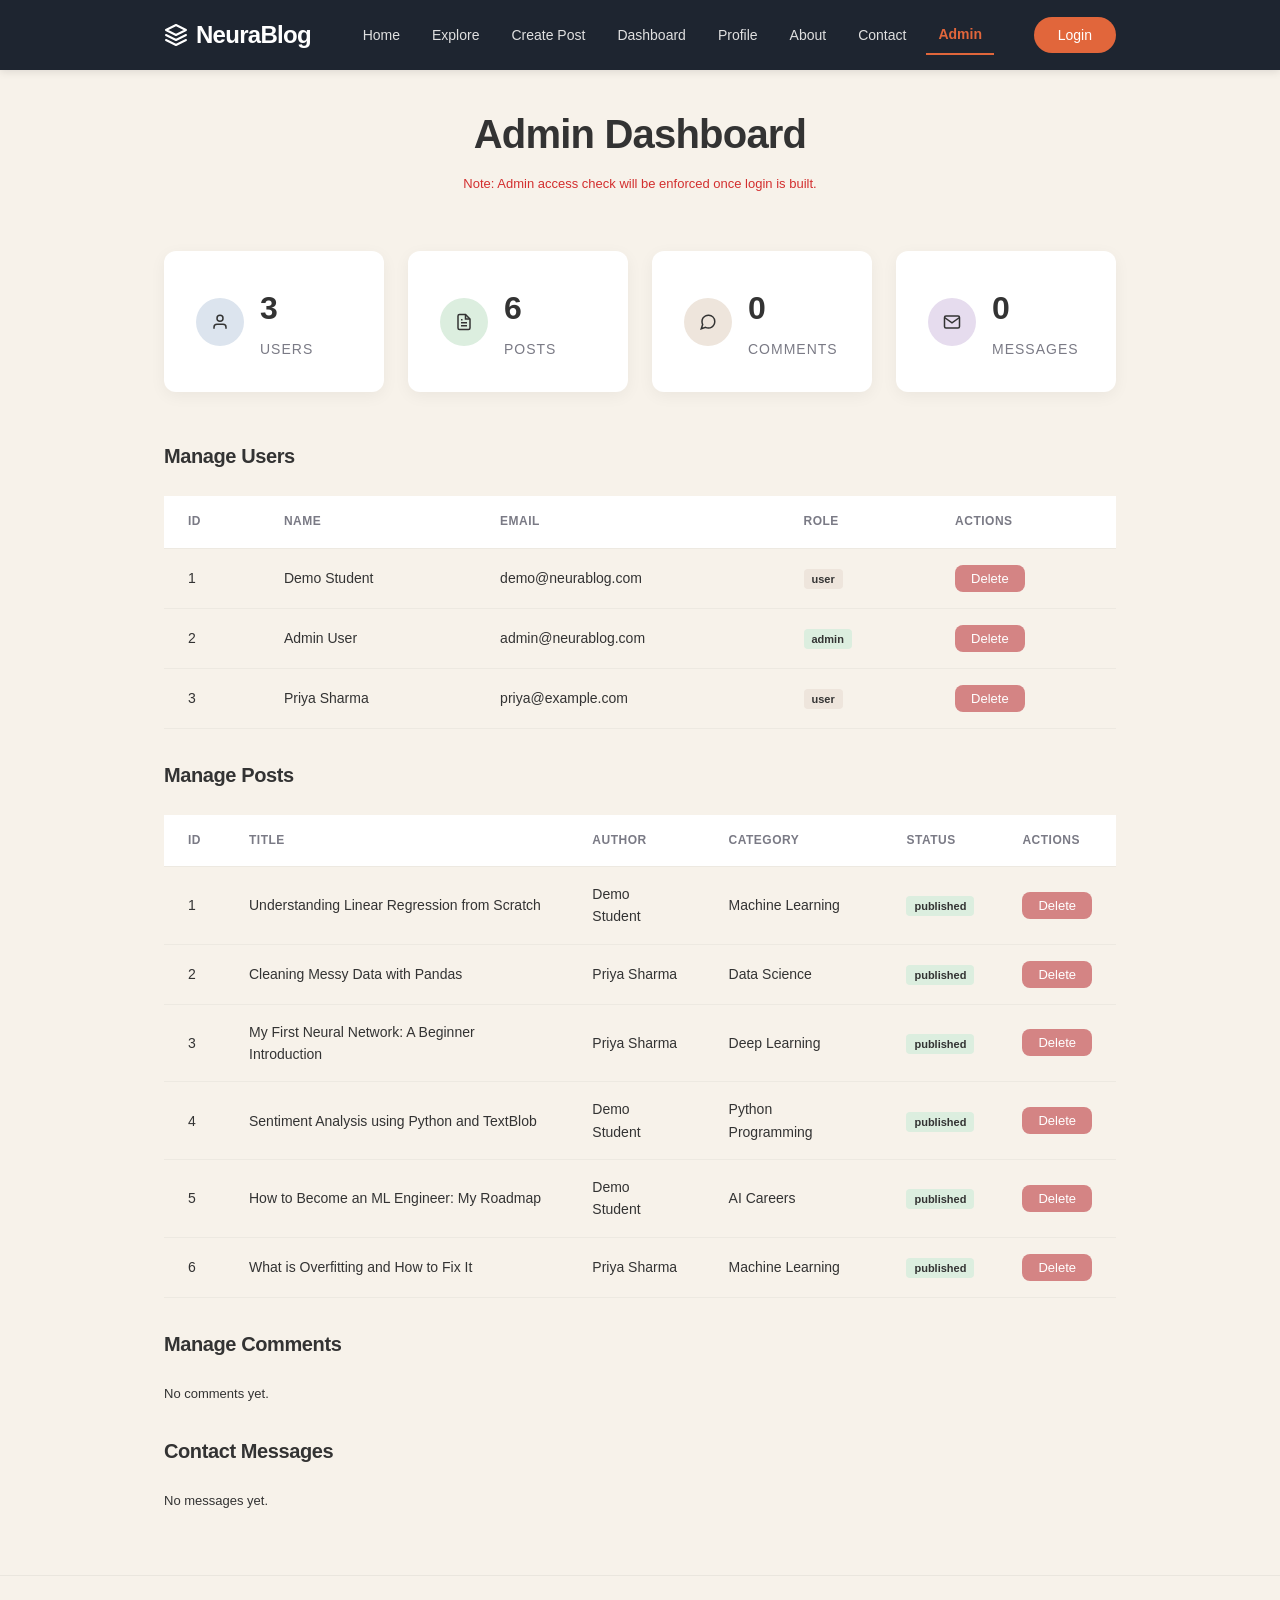
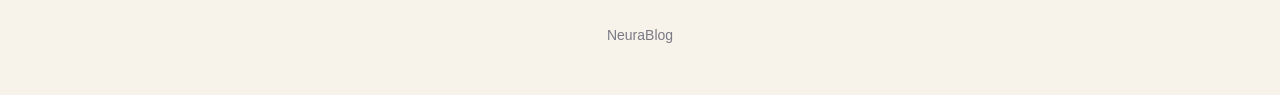
<file: admin.html>
<!DOCTYPE html>
<html lang="en">
<head>
    <meta charset="UTF-8">
    <meta name="viewport" content="width=device-width, initial-scale=1.0">
    <title>Admin - NeuraBlog</title>
    <meta name="description" content="NeuraBlog admin panel to manage users, posts and comments.">
    <link rel="stylesheet" href="style.css">
</head>
<body>

    <nav class="navbar">
        <div class="container">
            <a href="index.html" class="brand"><svg width="24" height="24" viewBox="0 0 24 24" fill="none" stroke="currentColor" stroke-width="2" stroke-linecap="round" stroke-linejoin="round"><path d="M12 2L2 7l10 5 10-5-10-5zM2 17l10 5 10-5M2 12l10 5 10-5"/></svg> NeuraBlog</a>
            <div class="nav-links">
                <a href="index.html">Home</a>
                <a href="explore.html">Explore</a>
                <a href="create-post.html">Create Post</a>
                <a href="dashboard.html">Dashboard</a>
                <a href="profile.html">Profile</a>
                <a href="about.html">About</a>
                <a href="contact.html">Contact</a>
                <a href="admin.html">Admin</a>
            </div>
            <button class="btn-login" onclick="showLoginMessage()">Login</button>
        </div>
    </nav>

    <div class="page-header">
        <div class="container">
            <h1>Admin Dashboard</h1>
            <!-- admin check will be added after login is ready -->
            <p style="color: #d32f2f; font-size:13px;">Note: Admin access check will be enforced once login is built.</p>
        </div>
    </div>

    <div class="container">

        <!-- Site stats -->
        <div class="stats-row" id="adminStats">
            <!-- filled by JS -->
        </div>

        <!-- Manage Users -->
        <h2 class="section-title">Manage Users</h2>
        <div id="usersTableArea" style="margin-bottom:30px; overflow-x:auto;">
            <!-- filled by JS -->
        </div>

        <!-- Manage Posts -->
        <h2 class="section-title">Manage Posts</h2>
        <div id="postsTableArea" style="margin-bottom:30px; overflow-x:auto;">
            <!-- filled by JS -->
        </div>

        <!-- Manage Comments -->
        <h2 class="section-title">Manage Comments</h2>
        <div id="commentsTableArea" style="margin-bottom:30px; overflow-x:auto;">
            <!-- filled by JS -->
        </div>

        <!-- Contact messages -->
        <h2 class="section-title">Contact Messages</h2>
        <div id="contactsTableArea" style="margin-bottom:30px; overflow-x:auto;">
            <!-- filled by JS -->
        </div>

    </div>

    <footer class="footer">
        NeuraBlog 
    </footer>

    <script src="data.js"></script>
    <script src="auth.js"></script>
    <script src="posts.js"></script>
    <script src="main.js"></script>
    <script>
        initSampleData();
        showAdminPage();
    </script>

</body>
</html>
</file>
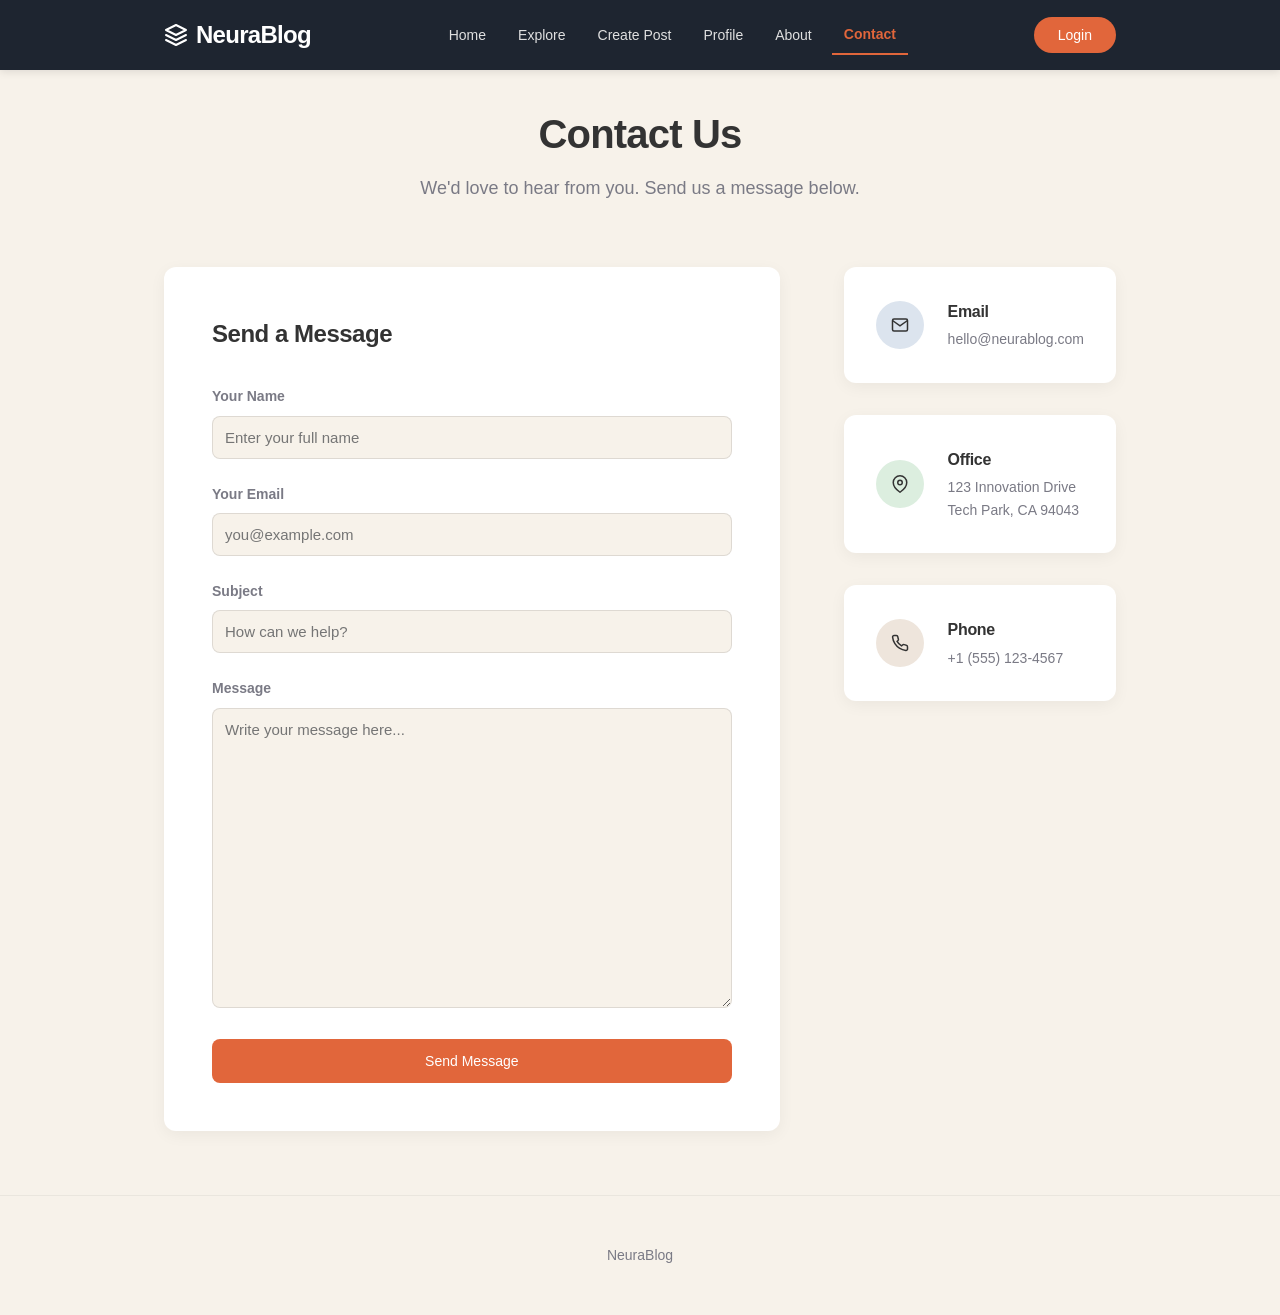
<file: contact.html>
<!DOCTYPE html>
<html lang="en">
<head>
    <meta charset="UTF-8">
    <meta name="viewport" content="width=device-width, initial-scale=1.0">
    <title>Contact - NeuraBlog</title>
    <meta name="description" content="Contact NeuraBlog - send a message to the team.">
    <link rel="stylesheet" href="style.css">
    <style>
        .contact-layout { display: flex; gap: var(--space-6); align-items: flex-start; margin-top: var(--space-4); margin-bottom: var(--space-6); }
        .contact-form-col { flex: 2; background: var(--bg-card); padding: var(--space-5); border-radius: var(--rad-card); box-shadow: var(--shadow-card); }
        .contact-info-col { flex: 1; display: flex; flex-direction: column; gap: var(--space-4); }
        .info-card { background: var(--bg-card); padding: var(--space-4); border-radius: var(--rad-card); box-shadow: var(--shadow-card); display: flex; align-items: center; gap: var(--space-3); }
        .info-content h3 { font-size: 16px; margin-bottom: 4px; }
        .info-content p { font-size: 14px; color: var(--text-sec); }
        @media (max-width: 768px) {
            .contact-layout { flex-direction: column; }
        }
    </style>
</head>
<body>

    <nav class="navbar">
        <div class="container">
            <a href="index.html" class="brand"><svg width="24" height="24" viewBox="0 0 24 24" fill="none" stroke="currentColor" stroke-width="2" stroke-linecap="round" stroke-linejoin="round"><path d="M12 2L2 7l10 5 10-5-10-5zM2 17l10 5 10-5M2 12l10 5 10-5"/></svg> NeuraBlog</a>
            <div class="nav-links">
                <a href="index.html">Home</a>
                <a href="explore.html">Explore</a>
                <a href="create-post.html">Create Post</a>
                
                <a href="profile.html">Profile</a>
                <a href="about.html">About</a>
                <a href="contact.html" class="active">Contact</a>
                
            </div>
            <button class="btn-login" onclick="showLoginMessage()">Login</button>
        </div>
    </nav>

    <div class="page-header">
        <div class="container">
            <h1>Contact Us</h1>
            <p>We'd love to hear from you. Send us a message below.</p>
        </div>
    </div>

    <div class="container">
        <div class="contact-layout">
            <!-- Left column: Contact form -->
            <div class="contact-form-col">
                <h2 style="font-size: 24px; margin-bottom: var(--space-4);">Send a Message</h2>
                <div class="form-group">
                    <label for="contactName">Your Name</label>
                    <input type="text" id="contactName" placeholder="Enter your full name">
                </div>
                <div class="form-group">
                    <label for="contactEmail">Your Email</label>
                    <input type="email" id="contactEmail" placeholder="you@example.com">
                </div>
                <div class="form-group">
                    <label for="contactSubject">Subject</label>
                    <input type="text" id="contactSubject" placeholder="How can we help?">
                </div>
                <div class="form-group">
                    <label for="contactMessage">Message</label>
                    <textarea id="contactMessage" rows="6" placeholder="Write your message here..."></textarea>
                </div>
                <button class="btn btn-primary" style="width: 100%; padding: 14px;" onclick="handleContactSubmit()">Send Message</button>
            </div>

            <!-- Right column: contact info with icons -->
            <div class="contact-info-col">
                <div class="info-card">
                    <div class="sidebar-icon cat-ml" style="width:48px; height:48px;"><svg viewBox="0 0 24 24" fill="none" stroke="currentColor" stroke-width="2"><path d="M4 4h16c1.1 0 2 .9 2 2v12c0 1.1-.9 2-2 2H4c-1.1 0-2-.9-2-2V6c0-1.1.9-2 2-2z"></path><polyline points="22,6 12,13 2,6"></polyline></svg></div>
                    <div class="info-content">
                        <h3>Email</h3>
                        <p>hello@neurablog.com</p>
                    </div>
                </div>
                <div class="info-card">
                    <div class="sidebar-icon cat-ds" style="width:48px; height:48px;"><svg viewBox="0 0 24 24" fill="none" stroke="currentColor" stroke-width="2"><path d="M21 10c0 7-9 13-9 13s-9-6-9-13a9 9 0 0 1 18 0z"></path><circle cx="12" cy="10" r="3"></circle></svg></div>
                    <div class="info-content">
                        <h3>Office</h3>
                        <p>123 Innovation Drive<br>Tech Park, CA 94043</p>
                    </div>
                </div>
                <div class="info-card">
                    <div class="sidebar-icon cat-pt" style="width:48px; height:48px;"><svg viewBox="0 0 24 24" fill="none" stroke="currentColor" stroke-width="2"><path d="M22 16.92v3a2 2 0 0 1-2.18 2 19.79 19.79 0 0 1-8.63-3.07 19.5 19.5 0 0 1-6-6 19.79 19.79 0 0 1-3.07-8.67A2 2 0 0 1 4.11 2h3a2 2 0 0 1 2 1.72 12.84 12.84 0 0 0 .7 2.81 2 2 0 0 1-.45 2.11L8.09 9.91a16 16 0 0 0 6 6l1.27-1.27a2 2 0 0 1 2.11-.45 12.84 12.84 0 0 0 2.81.7A2 2 0 0 1 22 16.92z"></path></svg></div>
                    <div class="info-content">
                        <h3>Phone</h3>
                        <p>+1 (555) 123-4567</p>
                    </div>
                </div>
            </div>
        </div>
    </div>

    <footer class="footer">
        NeuraBlog 
    </footer>

    <script src="data.js"></script>
    <script src="auth.js"></script>
    <script src="posts.js"></script>
    <script src="main.js"></script>
    <script>
        initSampleData();
    </script>

</body>
</html>
</file>
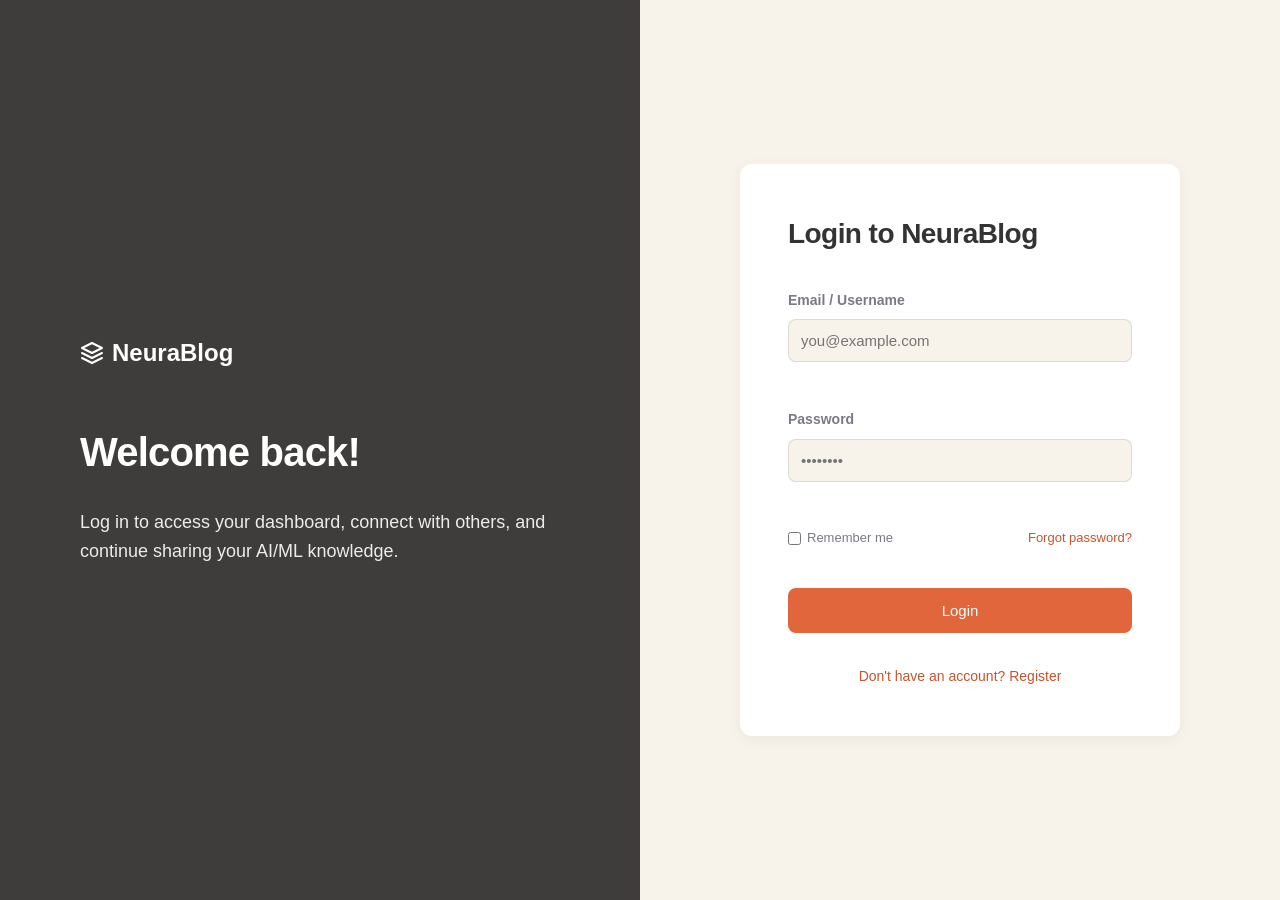
<file: create-post.html>
<!DOCTYPE html>
<html lang="en">
<head>
    <meta charset="UTF-8">
    <meta name="viewport" content="width=device-width, initial-scale=1.0">
    <title>Create Post - NeuraBlog</title>
    <meta name="description" content="Write and publish your AI/ML article on NeuraBlog.">
    <link rel="stylesheet" href="style.css">
    <style>
        .editor-layout { display: flex; gap: var(--space-5); align-items: flex-start; margin-bottom: var(--space-6); margin-top: var(--space-4); }
        .editor-main { flex: 1; background: var(--bg-card); padding: var(--space-5); border-radius: var(--rad-card); box-shadow: var(--shadow-card); }
        .editor-sidebar { width: 320px; flex-shrink: 0; display: flex; flex-direction: column; gap: var(--space-4); position: sticky; top: 100px; }
        .editor-sidebar-box { background: var(--bg-card); padding: var(--space-4); border-radius: var(--rad-card); box-shadow: var(--shadow-card); }
        .editor-sidebar-box h3 { font-size: 16px; margin-bottom: var(--space-3); color: var(--text-sec); text-transform: uppercase; letter-spacing: 1px; }
        
        .tag-suggestions { background: var(--bg-surface); padding: 12px; border-radius: 8px; margin-top: 8px; }
        .tag-suggestions span { display: inline-block; background: #fff; padding: 4px 10px; border-radius: 20px; font-size: 12px; margin: 4px; cursor: pointer; border: 1px solid rgba(0,0,0,0.1); }
        .tag-suggestions span:hover { border-color: var(--accent); color: var(--accent-dark); }
        
        @media (max-width: 900px) {
            .editor-layout { flex-direction: column; }
            .editor-sidebar { width: 100%; position: static; }
        }
    </style>
</head>
<body>

    <nav class="navbar">
        <div class="container">
            <a href="index.html" class="brand"><svg width="24" height="24" viewBox="0 0 24 24" fill="none" stroke="currentColor" stroke-width="2" stroke-linecap="round" stroke-linejoin="round"><path d="M12 2L2 7l10 5 10-5-10-5zM2 17l10 5 10-5M2 12l10 5 10-5"/></svg> NeuraBlog</a>
            <div class="nav-links">
                <a href="index.html">Home</a>
                <a href="explore.html">Explore</a>
                
                <a href="profile.html">Profile</a>
                <a href="about.html">About</a>
                <a href="contact.html">Contact</a>
                
            </div>
            <button class="btn-login" onclick="showLoginMessage()">Login</button>
        </div>
    </nav>

    <div class="page-header">
        <div class="container">
            <h1 id="pageTitle">Create New Post</h1>
            <p>Write your article below. Use - for lists, # for headings, and ``` for code blocks.</p>
        </div>
    </div>

    <div class="container">
        
        <input type="hidden" id="editPostId" value="">

        <div class="editor-layout">
            
            <!-- Left Column: Main Editor -->
            <div class="editor-main">
                <div class="form-group">
                    <label for="postTitle">Post Title</label>
                    <input type="text" id="postTitle" placeholder="Enter your post title..." style="font-size: 24px; padding: 16px; font-weight: bold;">
                </div>
                
                <div class="form-row">
                    <div class="form-group">
                        <label for="postCategory">Category</label>
                        <select id="postCategory">
                            <option value="">-- Select a category --</option>
                            <option>Machine Learning</option>
                            <option>Deep Learning</option>
                            <option>Data Science</option>
                            <option>Python Programming</option>
                            <option>Projects and Tutorials</option>
                            <option>AI Careers</option>
                            <option>Responsible AI</option>
                        </select>
                    </div>
                    <div class="form-group">
                        <label for="postTags">Tags (comma separated)</label>
                        <input type="text" id="postTags" placeholder="e.g. python, pandas">
                    </div>
                </div>

                <div class="form-group">
                    <label for="postContent">Markdown Content</label>
                    <textarea id="postContent" rows="18" placeholder="Write your article here...
Use # for a heading.
Use - for key points list.
Use ``` on a line by itself to start/end a code block.
Blank lines become paragraph breaks."></textarea>
                </div>

                <div class="form-group" style="margin-bottom: 0;">
                    <button type="button" class="btn btn-outline" onclick="handleSuggestTags()">Suggest Tags from Content</button>
                    <div id="tagSuggestionsBox" style="display:none;" class="tag-suggestions">
                        <strong>Suggested tags (click to add):</strong><br>
                        <div id="suggestedTagsList"></div>
                    </div>
                </div>
            </div>

            <!-- Right Sidebar: Settings & Publish -->
            <div class="editor-sidebar">
                
                <div class="editor-sidebar-box">
                    <h3>Publish Settings</h3>
                    <div class="form-group">
                        <label for="postStatus">Status</label>
                        <select id="postStatus">
                            <option value="published">Published</option>
                            <option value="draft">Save as Draft</option>
                        </select>
                    </div>
                    <button class="btn btn-primary" style="width: 100%; padding: 14px;" onclick="handleSavePost()" id="saveBtnText">Publish Post</button>
                    <div style="text-align: center; margin-top: 12px;">
                        <a href="dashboard.html" style="color: var(--text-sec); font-size: 14px; text-decoration: none;">Cancel</a>
                    </div>
                </div>

                <div class="editor-sidebar-box">
                    <h3>Cover Image</h3>
                    <div class="form-group" style="margin-bottom: 0;">
                        <label for="coverImageUrl">Image URL (optional)</label>
                        <input type="text" id="coverImageUrl" placeholder="https://example.com/image.jpg">
                        <p style="font-size: 12px; color: var(--text-sec); margin-top: 8px;">Leave blank to use a category default image.</p>
                    </div>
                </div>

            </div>

        </div>

    </div>

    <footer class="footer">
        NeuraBlog 
    </footer>

    <script src="data.js"></script>
    <script src="auth.js"></script>
    <script src="posts.js"></script>
    <script src="main.js"></script>
    <script>
        initSampleData();
        showCreatePostPage();
    </script>

</body>
</html>
</file>
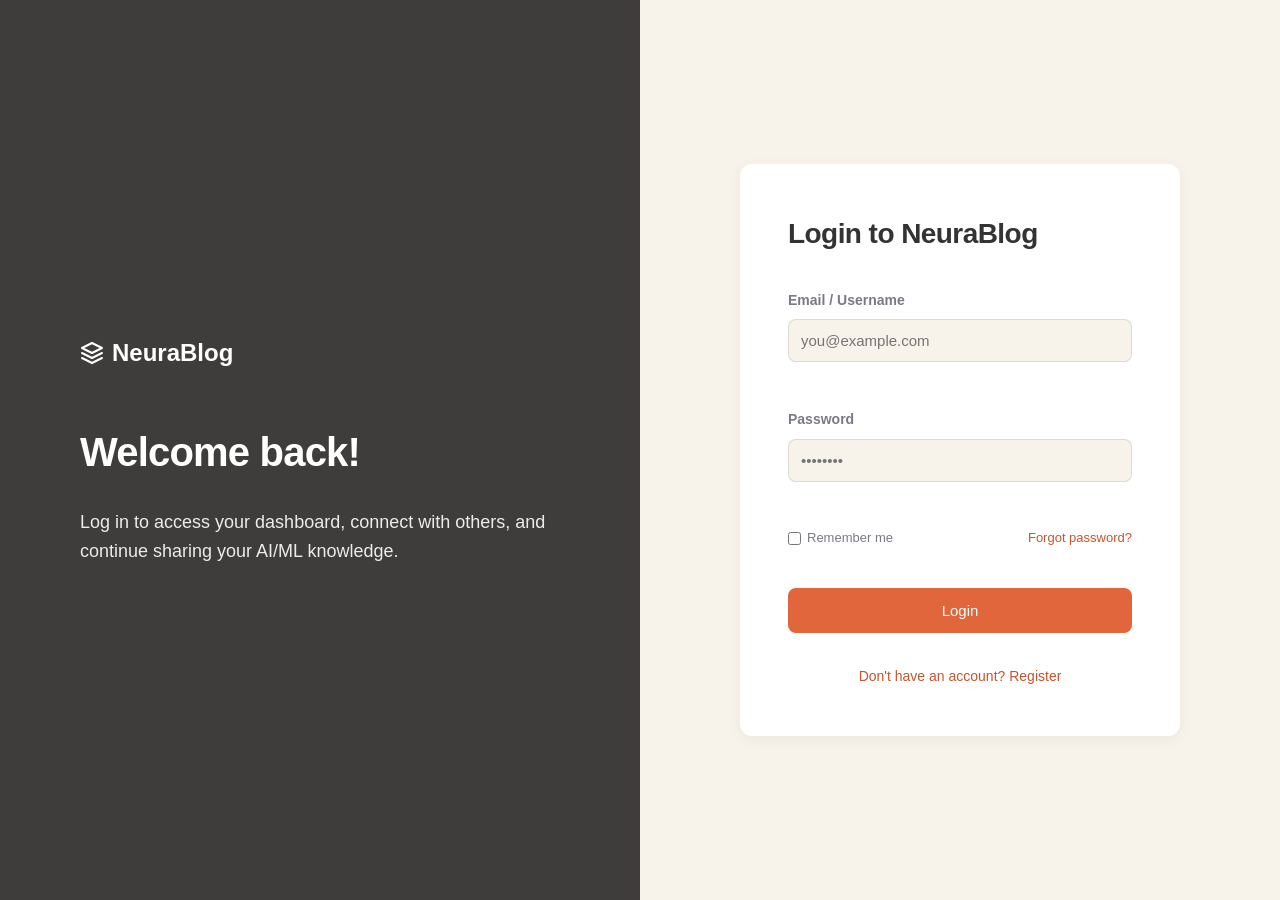
<file: dashboard.html>
<!DOCTYPE html>
<html lang="en">
<head>
    <meta charset="UTF-8">
    <meta name="viewport" content="width=device-width, initial-scale=1.0">
    <title>Dashboard - NeuraBlog</title>
    <meta name="description" content="View your NeuraBlog author dashboard with post stats, views and likes.">
    <link rel="stylesheet" href="style.css">
</head>
<body>

    <nav class="navbar">
        <div class="container">
            <a href="index.html" class="brand"><svg width="24" height="24" viewBox="0 0 24 24" fill="none" stroke="currentColor" stroke-width="2" stroke-linecap="round" stroke-linejoin="round"><path d="M12 2L2 7l10 5 10-5-10-5zM2 17l10 5 10-5M2 12l10 5 10-5"/></svg> NeuraBlog</a>
            <div class="nav-links">
                <a href="index.html">Home</a>
                <a href="explore.html">Explore</a>
                <a href="create-post.html">Create Post</a>
                <a href="dashboard.html">Dashboard</a>
                <a href="profile.html">Profile</a>
                <a href="about.html">About</a>
                <a href="contact.html">Contact</a>
                <a href="admin.html">Admin</a>
            </div>
            <button class="btn-login" onclick="showLoginMessage()">Login</button>
        </div>
    </nav>

    <div class="page-header">
        <div class="container">
            <h1>Author Dashboard</h1>
            <p id="dashboardWelcome">Welcome back!</p>
        </div>
    </div>

    <div class="container">

        <!-- Stats cards -->
        <div class="stats-row" id="dashboardStats">
            <!-- filled by JS -->
        </div>

        <!-- Create new post button -->
        <div style="margin-bottom:16px;">
            <a href="create-post.html" class="btn btn-primary">+ Write New Post</a>
        </div>

        <!-- My posts table -->
        <h2 class="section-title">My Posts</h2>

        <div id="myPostsTableArea">
            <!-- filled by JS -->
        </div>

    </div>

    <footer class="footer">
        NeuraBlog 
    </footer>

    <script src="data.js"></script>
    <script src="auth.js"></script>
    <script src="posts.js"></script>
    <script src="main.js"></script>
    <script>
        initSampleData();
        showDashboardPage();
    </script>

</body>
</html>
</file>
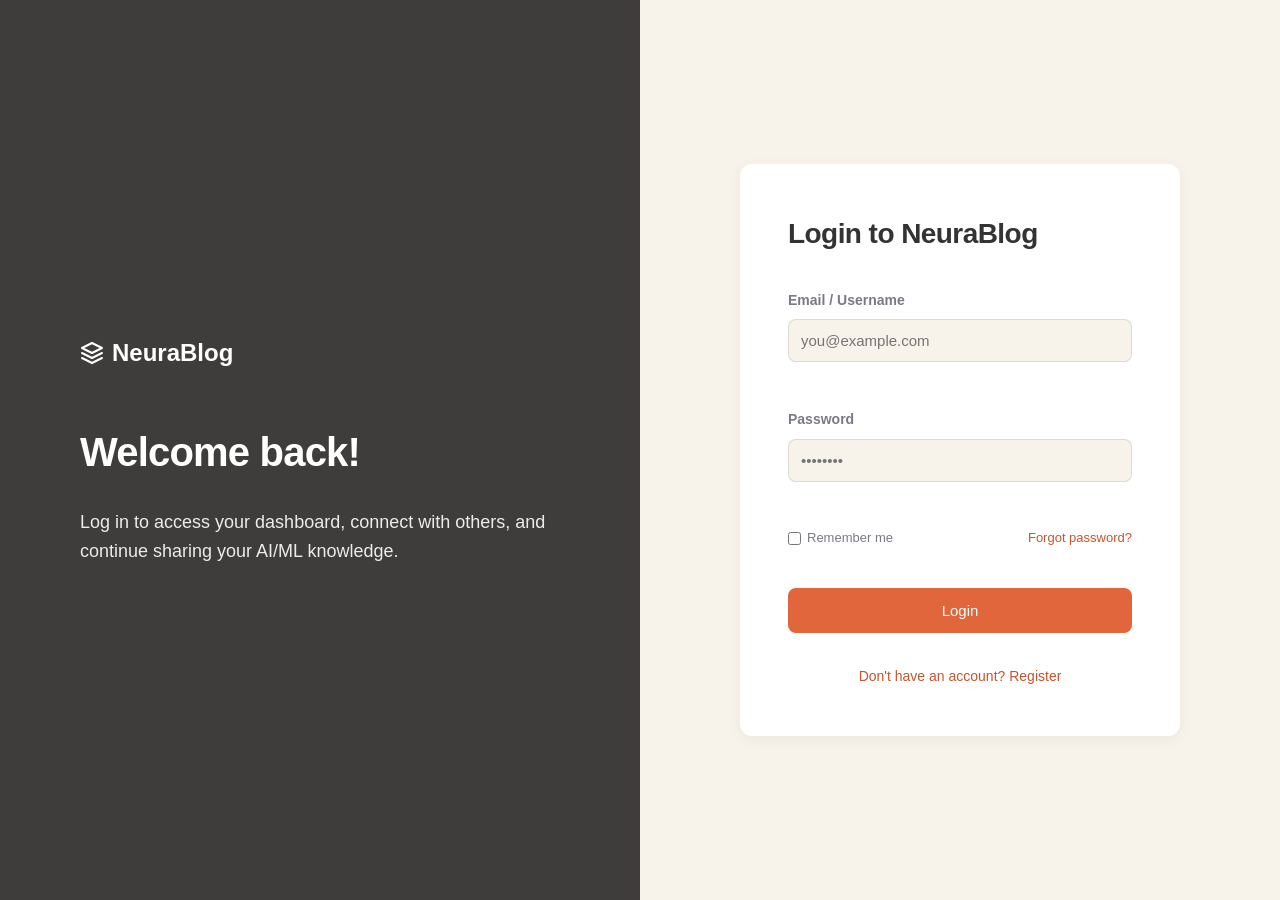
<file: login.html>
<!DOCTYPE html>
<html lang="en">
<head>
    <meta charset="UTF-8">
    <meta name="viewport" content="width=device-width, initial-scale=1.0">
    <title>Login - NeuraBlog</title>
    <link rel="stylesheet" href="style.css">
</head>
<body class="auth-layout split-screen">
    <div class="auth-left auth-left-login">
        <div class="auth-left-overlay"></div>
        <div class="auth-left-content">
            <a href="index.html" class="auth-brand-light">
                <svg width="24" height="24" viewBox="0 0 24 24" fill="none" stroke="currentColor" stroke-width="2" stroke-linecap="round" stroke-linejoin="round"><path d="M12 2L2 7l10 5 10-5-10-5zM2 17l10 5 10-5M2 12l10 5 10-5"/></svg> 
                NeuraBlog
            </a>
            <h1>Welcome back!</h1>
            <p>Log in to access your dashboard, connect with others, and continue sharing your AI/ML knowledge.</p>
        </div>
    </div>
    <div class="auth-right">
        <div class="auth-container">
            <div class="auth-card">
                <h2>Login to NeuraBlog</h2>
                <form id="loginForm" onsubmit="loginUser(event)">
                    <div class="form-group">
                        <label for="loginEmail">Email / Username</label>
                        <input type="email" id="loginEmail" placeholder="you@example.com">
                        <span class="form-error" id="loginEmailError"></span>
                    </div>
                    <div class="form-group" style="position: relative;">
                        <label for="loginPassword">Password</label>
                        <input type="password" id="loginPassword" placeholder="••••••••">
                        <span class="form-error" id="loginPasswordError"></span>
                    </div>
                    <div class="form-options">
                        <label class="remember-me"><input type="checkbox"> Remember me</label>
                        <a href="#" class="forgot-link">Forgot password?</a>
                    </div>
                    <button type="submit" class="btn btn-primary auth-submit">Login</button>
                </form>
                <div class="auth-links">
                    <a href="register.html" class="switch-link">Don't have an account? Register</a>
                </div>
            </div>
        </div>
    </div>
    <!-- Load data first, then auth logic -->
    <script src="data.js"></script>
    <script src="auth.js"></script>
</body>
</html>
</file>
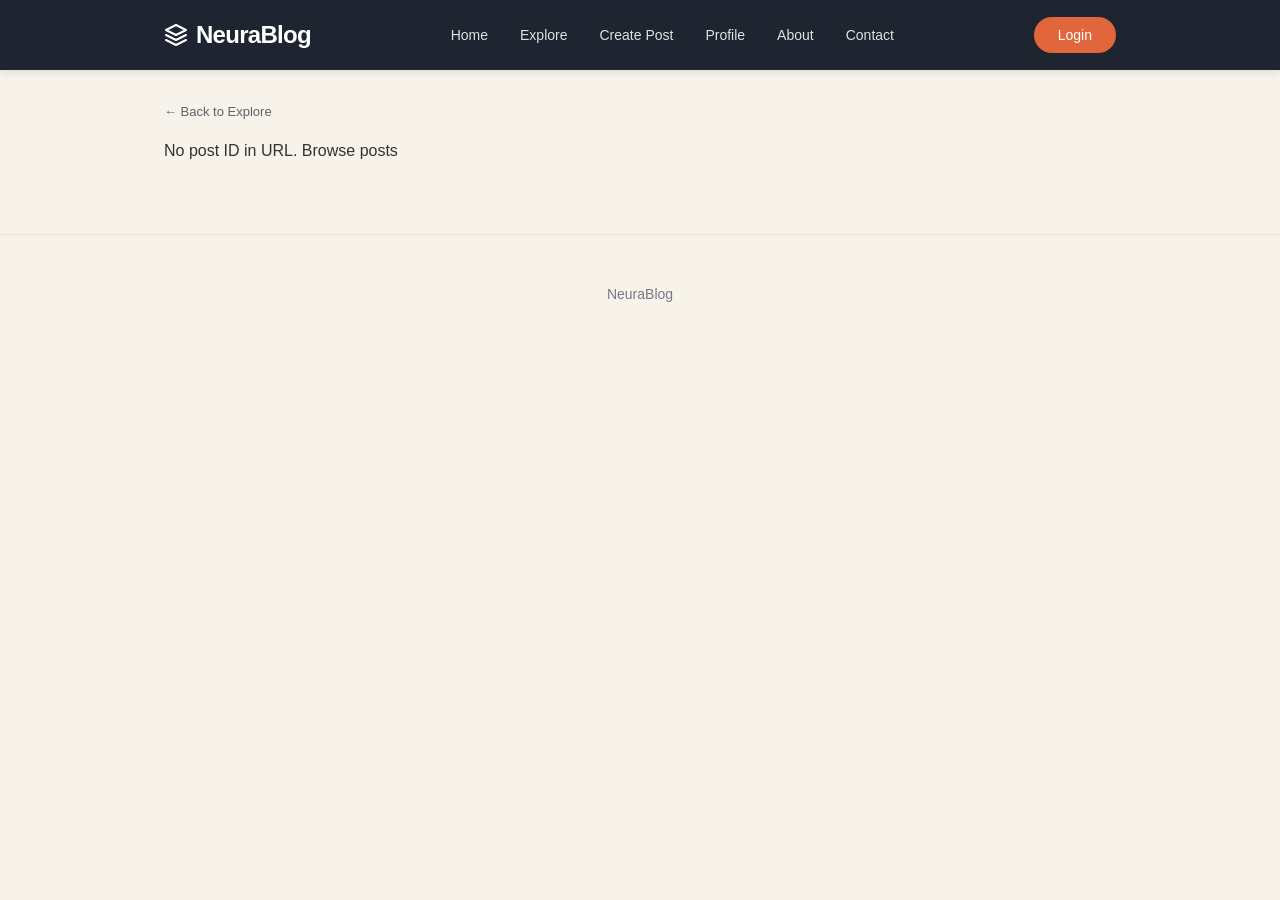
<file: post.html>
<!DOCTYPE html>
<html lang="en">
<head>
    <meta charset="UTF-8">
    <meta name="viewport" content="width=device-width, initial-scale=1.0">
    <title>Post - NeuraBlog</title>
    <meta name="description" content="Read AI and ML articles on NeuraBlog.">
    <link rel="stylesheet" href="style.css">
</head>
<body>

    <nav class="navbar">
        <div class="container">
            <a href="index.html" class="brand"><svg width="24" height="24" viewBox="0 0 24 24" fill="none" stroke="currentColor" stroke-width="2" stroke-linecap="round" stroke-linejoin="round"><path d="M12 2L2 7l10 5 10-5-10-5zM2 17l10 5 10-5M2 12l10 5 10-5"/></svg> NeuraBlog</a>
            <div class="nav-links">
                <a href="index.html">Home</a>
                <a href="explore.html">Explore</a>
                <a href="create-post.html">Create Post</a>
                
                <a href="profile.html">Profile</a>
                <a href="about.html">About</a>
                <a href="contact.html">Contact</a>
                
            </div>
            <button class="btn-login" onclick="showLoginMessage()">Login</button>
        </div>
    </nav>

    <div class="container" style="margin-top: 28px;">

        <!-- Back link -->
        <p style="margin-bottom: 14px;">
            <a href="explore.html" style="font-size:13px; color:#5f6368;">&larr; Back to Explore</a>
        </p>

        <!-- Two-column layout: main content + sidebar -->
        <div class="post-detail-layout">

            <!-- Main column -->
            <div class="post-detail-main">
                <div id="postArea">
                    <p style="color:#888;">Loading post...</p>
                </div>
                <div id="postActionsArea"></div>
            </div>

            <!-- Sidebar column -->
            <div class="post-detail-sidebar">
                <div id="relatedArea"></div>
                <div id="commentsArea"></div>
            </div>

        </div>

    </div>

    <footer class="footer">
        NeuraBlog 
    </footer>

    <script src="data.js"></script>
    <script src="auth.js"></script>
    <script src="posts.js"></script>
    <script src="main.js"></script>
    <script>
        initSampleData();
        showPostPage();
    </script>

</body>
</html>
</file>
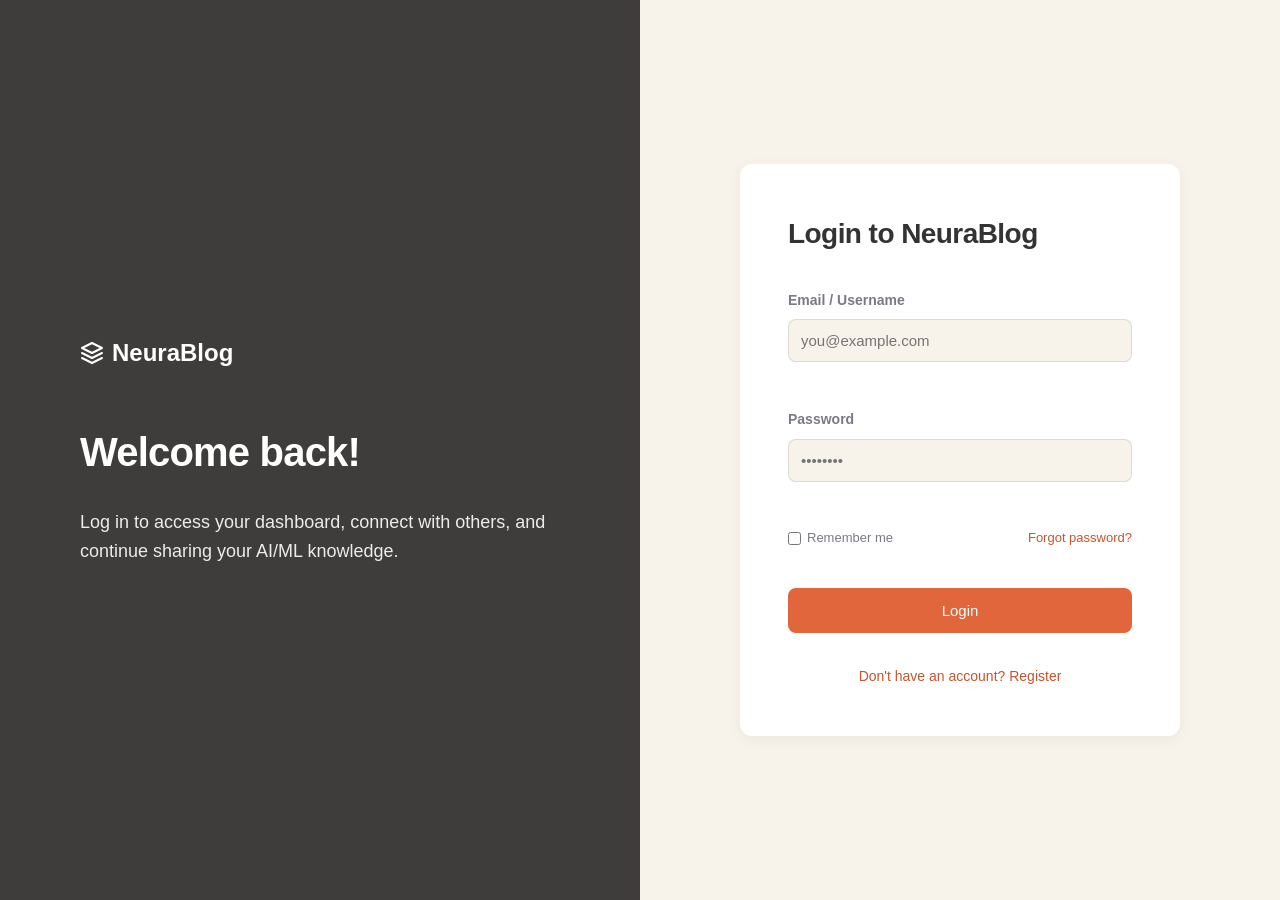
<file: profile.html>
<!DOCTYPE html>
<html lang="en">
<head>
    <meta charset="UTF-8">
    <meta name="viewport" content="width=device-width, initial-scale=1.0">
    <title>Profile - NeuraBlog</title>
    <meta name="description" content="View and edit your NeuraBlog profile, posts and bookmarks.">
    <link rel="stylesheet" href="style.css">
</head>
<body>

    <nav class="navbar">
        <div class="container">
            <a href="index.html" class="brand"><svg width="24" height="24" viewBox="0 0 24 24" fill="none" stroke="currentColor" stroke-width="2" stroke-linecap="round" stroke-linejoin="round"><path d="M12 2L2 7l10 5 10-5-10-5zM2 17l10 5 10-5M2 12l10 5 10-5"/></svg> NeuraBlog</a>
            <div class="nav-links">
                <a href="index.html">Home</a>
                <a href="explore.html">Explore</a>
                <a href="create-post.html">Create Post</a>
                
                <a href="profile.html">Profile</a>
                <a href="about.html">About</a>
                <a href="contact.html">Contact</a>
               
            </div>
            <button class="btn-login" onclick="showLoginMessage()">Login</button>
        </div>
    </nav>

    <div class="page-header">
        <div class="container">
            <h1>My Profile</h1>
            <p>View and update your profile information.</p>
        </div>
    </div>

    <div class="container">

        <!-- Profile info box -->
        <div class="profile-box" id="profileInfoBox">
            <!-- filled by JS -->
        </div>

        <!-- Edit profile form (hidden by default) -->
        <div id="editBioSection" style="display:none;" class="form-box">
            <h2 style="font-size:16px; margin-bottom:16px; border-left:3px solid #1a73e8; padding-left:10px; color:#1a1a2e;">Edit Profile</h2>
            <div class="form-group">
                <label for="editBio">Bio</label>
                <textarea id="editBio" rows="3" placeholder="Tell others about yourself..."></textarea>
            </div>
            <div class="form-group">
                <label for="editSkills">Skills (comma separated)</label>
                <input type="text" id="editSkills" placeholder="e.g. Python, TensorFlow, Pandas">
            </div>
            <div class="form-group">
                <label for="editGithub">GitHub URL</label>
                <input type="text" id="editGithub" placeholder="https://github.com/yourusername">
            </div>
            <div class="form-group">
                <label for="editLinkedin">LinkedIn URL</label>
                <input type="text" id="editLinkedin" placeholder="https://linkedin.com/in/yourusername">
            </div>
            <div style="display:flex; gap:10px;">
                <button class="btn btn-primary" onclick="saveProfile()">Save Changes</button>
                <button class="btn btn-secondary" onclick="cancelEditProfile()">Cancel</button>
            </div>
        </div>

        <!-- Tabs -->
        <div class="tabs">
            <button class="tab-btn active" id="tabBtnMyPosts" onclick="switchTab('myPostsTab', this)">My Posts</button>
            <button class="tab-btn" id="tabBtnBookmarks" onclick="switchTab('bookmarksTab', this)">Bookmarks</button>
        </div>

        <!-- My Posts tab -->
        <div id="myPostsTab" class="tab-content active">
            <div class="posts-grid" id="myPostsList">
                <!-- filled by JS -->
            </div>
            <div id="myPostsEmpty" style="display:none;">
                <div class="empty-state">
                    <p>You have not written any posts yet.</p>
                    <br>
                    <a href="create-post.html" class="btn btn-primary">Create your first post</a>
                </div>
            </div>
        </div>

        <!-- Bookmarks tab -->
        <div id="bookmarksTab" class="tab-content">
            <div class="posts-grid" id="bookmarksList">
                <!-- filled by JS -->
            </div>
            <div id="bookmarksEmpty" style="display:none;">
                <div class="empty-state">
                    <p>You have not bookmarked any posts yet.</p>
                    <br>
                    <a href="explore.html" class="btn btn-outline">Browse posts</a>
                </div>
            </div>
        </div>

    </div>

    <footer class="footer">
        NeuraBlog 
    </footer>

    <script src="data.js"></script>
    <script src="auth.js"></script>
    <script src="posts.js"></script>
    <script src="main.js"></script>
    <script>
        initSampleData();
        showProfilePage();
    </script>

</body>
</html>
</file>
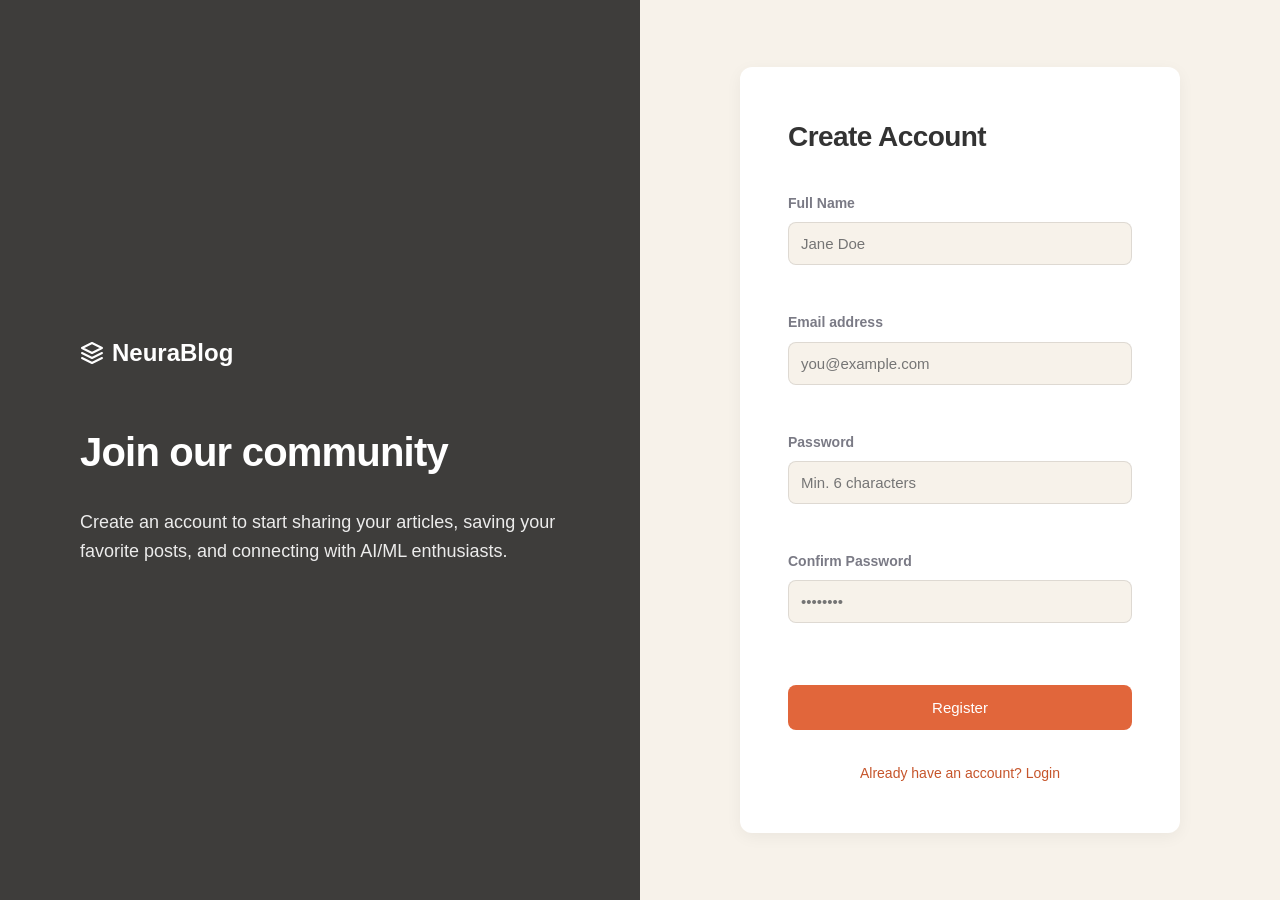
<file: register.html>
<!DOCTYPE html>
<html lang="en">
<head>
    <meta charset="UTF-8">
    <meta name="viewport" content="width=device-width, initial-scale=1.0">
    <title>Register - NeuraBlog</title>
    <link rel="stylesheet" href="style.css">
</head>
<body class="auth-layout split-screen">
    <div class="auth-left auth-left-register">
        <div class="auth-left-overlay"></div>
        <div class="auth-left-content">
            <a href="index.html" class="auth-brand-light">
                <svg width="24" height="24" viewBox="0 0 24 24" fill="none" stroke="currentColor" stroke-width="2" stroke-linecap="round" stroke-linejoin="round"><path d="M12 2L2 7l10 5 10-5-10-5zM2 17l10 5 10-5M2 12l10 5 10-5"/></svg> 
                NeuraBlog
            </a>
            <h1>Join our community</h1>
            <p>Create an account to start sharing your articles, saving your favorite posts, and connecting with AI/ML enthusiasts.</p>
        </div>
    </div>
    <div class="auth-right">
        <div class="auth-container">
            <div class="auth-card">
                <h2>Create Account</h2>
                <form id="registerForm" onsubmit="registerUser(event)">
                    <div class="form-group">
                        <label for="regName">Full Name</label>
                        <input type="text" id="regName" placeholder="Jane Doe">
                        <span class="form-error" id="regNameError"></span>
                    </div>
                    <div class="form-group">
                        <label for="regEmail">Email address</label>
                        <input type="email" id="regEmail" placeholder="you@example.com">
                        <span class="form-error" id="regEmailError"></span>
                    </div>
                    <div class="form-group">
                        <label for="regPassword">Password</label>
                        <input type="password" id="regPassword" placeholder="Min. 6 characters">
                        <span class="form-error" id="regPasswordError"></span>
                    </div>
                    <div class="form-group">
                        <label for="regConfirmPassword">Confirm Password</label>
                        <input type="password" id="regConfirmPassword" placeholder="••••••••">
                        <span class="form-error" id="regConfirmPasswordError"></span>
                    </div>
                    <button type="submit" class="btn btn-primary auth-submit">Register</button>
                </form>
                <div class="auth-links">
                    <a href="login.html" class="switch-link">Already have an account? Login</a>
                </div>
            </div>
        </div>
    </div>
    <!-- Load data first, then auth logic -->
    <script src="data.js"></script>
    <script src="auth.js"></script>
</body>
</html>
</file>
<file: style.css>
/* css/style.css */
/* NeuraBlog - Creative Studio Theme */

:root {
  --bg-base: #F7F2EA;
  --bg-card: #FFFFFF;
  --bg-surface: #FFFFFF;
  --accent: #E1663B;
  --accent-dark: #C6552B;
  --text-main: #333333;
  --text-sec: #7A7A85;
  --danger: #D48484;
  --danger-dark: #B96666;
  
  --nav-bg: #1E2530;
  --nav-text: #E0E0E0;
  --nav-active-text: #E1663B;
  
  --cat-ml: #DCE4EE;
  --cat-dl: #E6DCEE;
  --cat-ds: #DCEEDF;
  --cat-py: #FFE6D5;
  --cat-pt: #EEE5DC;
  --cat-ac: #E2ECEB;
  --cat-ra: #E8E5E1;

  --shadow-card: 0 4px 16px rgba(0,0,0,0.05);
  --shadow-hover: 0 8px 24px rgba(0,0,0,0.08);
  
  --rad-card: 12px;
  --rad-btn: 8px;
  --rad-input: 8px;
  --rad-pill: 50px;

  --space-1: 8px;
  --space-2: 16px;
  --space-3: 24px;
  --space-4: 32px;
  --space-5: 48px;
  --space-6: 64px;
  
  --font-head: 'Inter', -apple-system, sans-serif;
  --font-body: 'Inter', -apple-system, sans-serif;
  --font-ui: 'Inter', -apple-system, sans-serif;
}

* { margin:0; padding:0; box-sizing:border-box; }
body { background: var(--bg-base); color: var(--text-main); font-family: var(--font-ui); line-height: 1.6; }
h1, h2, h3, h4 { font-family: var(--font-head); font-weight: 600; letter-spacing: -0.02em; color: var(--text-main); }
a { color: var(--text-main); text-decoration: none; transition: color 0.2s; }
a:hover { color: var(--accent-dark); }
.container { max-width: 1000px; margin: 0 auto; padding: 0 var(--space-3); }

/* Buttons */
.btn, .btn-login { display: inline-flex; align-items: center; justify-content: center; padding: 10px var(--space-3); border-radius: var(--rad-btn); font-family: var(--font-ui); font-weight: 500; font-size: 14px; cursor: pointer; transition: all 0.2s ease; border: none; }
.btn-primary { background: var(--accent); color: #fff; border-radius: var(--rad-btn); }
.btn-login { background: var(--accent); color: #fff; border-radius: var(--rad-pill); padding: 10px 24px; }
.btn-primary:hover, .btn-login:hover { background: var(--accent-dark); }
.btn-outline { background: transparent; border: 1px solid var(--accent-dark); color: var(--text-main); }
.btn-outline:hover { background: var(--accent); }
.btn-danger, .btn-delete-comment { background: var(--danger); color: #fff; border: none; padding: 6px 12px; border-radius: var(--rad-btn); cursor: pointer; }
.btn-danger:hover, .btn-delete-comment:hover { background: var(--danger-dark); }
.btn-secondary { background: var(--text-sec); color: #fff; }
.btn-secondary:hover { opacity: 0.9; }
.btn-small { padding: 6px var(--space-2); font-size: 13px; }
button:focus, a:focus { outline: 2px solid var(--accent); outline-offset: 2px; }

/* Navbar */
.navbar { background: var(--nav-bg); position: sticky; top: 0; z-index: 100; box-shadow: 0 2px 8px rgba(0,0,0,0.1); border-bottom: none; }
.navbar .container { display: flex; align-items: center; height: 70px; gap: var(--space-3); position: relative; }
.brand { font-size: 24px; font-weight: 700; color: #FFFFFF; letter-spacing: -0.03em; display: flex; align-items: center; gap: 8px; }
.brand:hover { color: #FFFFFF; opacity: 0.9; }
.nav-links { display: flex; gap: var(--space-1); flex: 1; align-items: center; justify-content: center; }
.nav-links a { font-size: 14px; font-weight: 500; padding: 8px 12px; border-radius: var(--rad-btn); color: var(--nav-text); }
.nav-links a:hover { color: var(--nav-active-text); background: transparent; }
.nav-links a.active { color: var(--nav-active-text); font-weight: 600; border-bottom: 2px solid var(--nav-active-text); border-radius: 0; background: transparent; }
.btn-login { margin-left: auto; }

/* Mobile Menu Toggle */
.mobile-menu-toggle { display: none; background: none; border: none; cursor: pointer; color: var(--text-main); padding: 8px; margin-left: auto; }
.mobile-menu-toggle svg { width: 24px; height: 24px; fill: none; stroke: currentColor; stroke-width: 2; }

/* Hero */
.hero { padding: var(--space-6) 0; background: var(--bg-surface); margin-bottom: var(--space-5); border-radius: 0 0 24px 24px; box-shadow: var(--shadow-card); overflow: hidden; }
.hero-inner { display: flex; align-items: center; justify-content: space-between; gap: var(--space-5); }
.hero-text { flex: 1; z-index: 2; }
.eyebrow { font-size: 13px; font-weight: 600; color: var(--text-sec); text-transform: uppercase; letter-spacing: 1px; margin-bottom: 12px; }
.hero-text h1 { font-size: 48px; line-height: 1.15; margin-bottom: var(--space-2); }
.hero-text h1 span { color: var(--accent); }
.hero-text p { font-size: 18px; color: var(--text-sec); margin-bottom: var(--space-4); max-width: 500px; }
.hero-search { display: flex; gap: var(--space-1); }
.hero-search input { flex: 1; max-width: 350px; padding: 12px var(--space-2); border: 1px solid rgba(0,0,0,0.1); border-radius: var(--rad-input); font-family: var(--font-ui); font-size: 14px; transition: border 0.2s; background: var(--bg-card); }
.hero-search input:focus { outline: none; border-color: var(--accent-dark); box-shadow: 0 0 0 3px var(--accent); }

/* Hero Image */
.hero-image-wrapper { flex-shrink: 0; width: 360px; height: 240px; border-radius: var(--rad-card); overflow: hidden; box-shadow: 0 16px 40px rgba(0,0,0,0.1); position: relative; z-index: 2; border: 4px solid var(--bg-card); transform: rotate(2deg); transition: transform 0.3s ease; }
.hero-image-wrapper:hover { transform: rotate(0deg) scale(1.02); box-shadow: 0 20px 48px rgba(0,0,0,0.15); }
.hero-illustration { width: 100%; height: 100%; object-fit: cover; }

/* Categories */
.section-title { font-size: 20px; margin-bottom: var(--space-3); }
.section-header { display: flex; justify-content: space-between; align-items: baseline; margin-bottom: var(--space-3); }
.view-all-link { font-size: 14px; font-weight: 500; color: var(--accent-dark); }
.view-all-link:hover { color: var(--text-main); }
.categories-scroll { display: flex; gap: var(--space-1); flex-wrap: wrap; margin-bottom: var(--space-5); }
.category-pill { padding: 8px 16px; background: var(--bg-card); border-radius: var(--rad-pill); font-size: 14px; font-weight: 500; color: var(--text-sec); box-shadow: var(--shadow-card); transition: all 0.2s; border: 1px solid transparent; }
.category-pill:hover { background: var(--bg-surface); color: var(--accent); border-color: var(--accent); transform: translateY(-2px); }

/* Cards Grid */
.posts-grid { display: grid; grid-template-columns: repeat(3, 1fr); gap: var(--space-3); margin-bottom: var(--space-5); }
.post-card { background: var(--bg-card); border-radius: var(--rad-card); overflow: hidden; box-shadow: var(--shadow-card); transition: all 0.3s ease; display: flex; flex-direction: column; border: 1px solid transparent; }
.post-card:hover { box-shadow: var(--shadow-hover); transform: translateY(-4px); border-color: var(--accent); }
.post-card-img, .post-card-img-placeholder { width: 100%; height: 180px; object-fit: cover; background: var(--bg-surface); display: flex; align-items: center; justify-content: center; font-weight: 600; color: var(--text-sec); font-size: 24px; letter-spacing: 2px; border-bottom: 1px solid rgba(0,0,0,0.05); }
.post-card-body { padding: var(--space-3); display: flex; flex-direction: column; flex: 1; }
.post-category { display: inline-block; padding: 4px 12px; font-size: 12px; font-weight: 600; border-radius: var(--rad-pill); margin-bottom: var(--space-2); align-self: flex-start; color: var(--text-main); }

.cat-ml { background: var(--cat-ml); }
.cat-dl { background: var(--cat-dl); }
.cat-ds { background: var(--cat-ds); }
.cat-py { background: var(--cat-py); }
.cat-pt { background: var(--cat-pt); }
.cat-ac { background: var(--cat-ac); }
.cat-ra { background: var(--cat-ra); }

.post-card h3 { font-size: 18px; margin-bottom: var(--space-1); line-height: 1.3; font-family: var(--font-head); }
.post-card h3 a { display: block; }
.post-card .post-excerpt { font-size: 14px; color: var(--text-sec); margin-bottom: var(--space-3); flex: 1; display: -webkit-box; -webkit-line-clamp: 2; -webkit-box-orient: vertical; overflow: hidden; font-family: var(--font-body); }
.post-card .post-meta { font-size: 12px; color: var(--text-sec); margin-bottom: var(--space-2); font-weight: 500; }
.post-tags { margin-bottom: var(--space-2); }
.tag { display: inline-block; font-size: 11px; padding: 4px 8px; background: var(--bg-base); border-radius: 4px; margin: 0 4px 4px 0; color: var(--text-sec); font-weight: 500; border: 1px solid rgba(0,0,0,0.04); }
.post-card .post-stats { display: flex; gap: var(--space-2); font-size: 12px; color: var(--text-sec); border-top: 1px solid rgba(0,0,0,0.05); padding-top: var(--space-2); margin-top: auto; }
.stat-icon { display: inline-flex; align-items: center; gap: 4px; }
.stat-icon svg { width: 14px; height: 14px; fill: currentColor; opacity: 0.7; }
.stat-icon:hover svg { color: var(--accent-dark); opacity: 1; }

/* Reading View Layout */
.post-detail-layout { display: flex; gap: var(--space-4); align-items: flex-start; }
.post-detail-main { flex: 1; max-width: 700px; }
.post-detail-sidebar { width: 320px; flex-shrink: 0; position: sticky; top: 100px; display: flex; flex-direction: column; gap: var(--space-4); }

/* Reading View */
.post-detail { background: var(--bg-card); padding: var(--space-5); border-radius: var(--rad-card); box-shadow: var(--shadow-card); margin-bottom: var(--space-5); margin-top: 0; }
.post-detail h1 { font-size: 36px; line-height: 1.2; margin: var(--space-2) 0; }
.post-detail .post-meta { font-size: 14px; color: var(--text-sec); margin-bottom: var(--space-4); display: flex; gap: var(--space-2); align-items: center; flex-wrap: wrap; border-bottom: 1px solid rgba(0,0,0,0.05); padding-bottom: var(--space-3); }
.post-detail .cover { width: 100%; border-radius: 12px; margin-bottom: var(--space-4); max-height: 400px; object-fit: cover; }
.post-content { font-size: 18px; line-height: 1.7; color: var(--text-main); font-family: var(--font-body); }
.post-content h2 { font-size: 26px; margin: var(--space-4) 0 var(--space-2); font-family: var(--font-head); }
.post-content p { margin-bottom: var(--space-2); }
.post-content pre { background: var(--bg-base); padding: var(--space-3); border-radius: 8px; overflow-x: auto; font-family: monospace; font-size: 14px; margin: var(--space-3) 0; border: 1px solid rgba(0,0,0,0.05); color: #333; }
.key-points { background: var(--bg-base); padding: var(--space-4); border-radius: var(--rad-card); margin: var(--space-4) 0; }
.key-points h3 { font-size: 18px; margin-bottom: var(--space-2); }
.key-points ul { list-style: none; padding-left: 0; margin-bottom: 0; }
.key-points li { position: relative; padding-left: 24px; margin-bottom: 8px; font-size: 15px; }
.key-points li::before { content: ''; position: absolute; left: 0; top: 8px; width: 8px; height: 8px; border-radius: 50%; background: var(--accent); }
.post-actions { display: flex; gap: var(--space-2); margin-top: var(--space-5); padding-top: var(--space-3); border-top: 1px solid rgba(0,0,0,0.05); }

/* Comments */
.comments-section { background: var(--bg-card); padding: var(--space-4); border-radius: var(--rad-card); box-shadow: var(--shadow-card); margin-bottom: 0; }
.comments-section h2 { margin-bottom: var(--space-3); font-size: 20px; }
.comment-box { padding: var(--space-3) 0; border-bottom: 1px solid rgba(0,0,0,0.05); display: flex; flex-direction: column; gap: 6px; }
.comment-box:last-child { border-bottom: none; }
.comment-header { display: flex; align-items: center; gap: 8px; }
.comment-author { font-weight: 600; font-size: 14px; color: var(--text-main); }
.comment-date { font-size: 12px; color: var(--text-sec); }
.comment-text { font-size: 15px; margin-top: 2px; font-family: var(--font-body); }
.comment-form { margin-top: var(--space-3); }
.comment-form textarea { width: 100%; padding: 16px; border-radius: var(--rad-input); border: 1px solid rgba(0,0,0,0.1); margin-bottom: var(--space-2); font-family: var(--font-ui); font-size: 14px; background: var(--bg-base); resize: vertical; }
.comment-form textarea:focus { outline: none; border-color: var(--accent-dark); box-shadow: 0 0 0 3px var(--accent); }

/* Dashboard / Tables */
.stat-card { background: var(--bg-card); padding: var(--space-4); border-radius: var(--rad-card); box-shadow: var(--shadow-card); text-align: center; }
.stat-number { font-size: 42px; font-weight: 700; color: var(--text-main); margin-bottom: 4px; letter-spacing: -0.05em; }
.stat-label { font-size: 14px; color: var(--text-sec); font-weight: 500; text-transform: uppercase; letter-spacing: 1px; }
#dashboardStats { display: grid; grid-template-columns: repeat(3, 1fr); gap: var(--space-3); margin-bottom: var(--space-5); margin-top: var(--space-3); }
#adminStats { display: grid; grid-template-columns: repeat(4, 1fr); gap: var(--space-3); margin-bottom: var(--space-5); margin-top: var(--space-3); }
.data-table-container { overflow-x: auto; background: var(--bg-card); border-radius: var(--rad-card); box-shadow: var(--shadow-card); }
.data-table { width: 100%; border-collapse: collapse; }
.data-table th, .data-table td { padding: 16px var(--space-3); text-align: left; border-bottom: 1px solid rgba(0,0,0,0.04); font-size: 14px; }
.data-table th { font-weight: 600; color: var(--text-sec); background: var(--bg-surface); text-transform: uppercase; font-size: 12px; letter-spacing: 0.5px; }
.data-table tbody tr:hover { background: var(--bg-surface); }
.badge-published { background: var(--cat-ds); padding: 4px 8px; border-radius: 4px; font-size: 11px; font-weight: 600; color: var(--text-main); }
.badge-draft { background: var(--cat-pt); padding: 4px 8px; border-radius: 4px; font-size: 11px; font-weight: 600; color: var(--text-main); }

/* Profile */
.profile-info { background: #FDF5EE; padding: var(--space-5); border-radius: var(--rad-card); box-shadow: var(--shadow-card); margin-bottom: var(--space-4); display: flex; align-items: flex-start; gap: var(--space-4); position: relative; margin-top: var(--space-3); }
.profile-avatar { width: 80px; height: 80px; border-radius: 50%; background: var(--accent); color: white; display: flex; align-items: center; justify-content: center; font-size: 32px; font-weight: bold; flex-shrink: 0; }
.profile-info-content { flex: 1; }
.profile-info h2 { font-size: 24px; margin-bottom: 4px; }
.profile-role { color: var(--text-sec); font-size: 15px; margin-bottom: 12px; display: block; }
.profile-bio { margin-bottom: 16px; font-size: 15px; max-width: 600px; font-family: var(--font-body); }
.skills-row { display: flex; flex-wrap: wrap; gap: 8px; margin-bottom: 16px; }
.skill-tag { background: #fff; border: 1px solid rgba(0,0,0,0.1); padding: 4px 10px; border-radius: 20px; font-size: 13px; font-weight: 500; }
.profile-info .links { display: flex; gap: 16px; font-size: 14px; }
.profile-info .links a { color: var(--accent-dark); font-weight: 500; }
.profile-info .links a:hover { text-decoration: underline; }
.profile-info .edit-btn { position: absolute; top: var(--space-4); right: var(--space-4); }

.profile-post-row { display: flex; align-items: center; gap: var(--space-4); background: var(--bg-card); padding: var(--space-3); border-radius: var(--rad-card); box-shadow: var(--shadow-card); margin-bottom: var(--space-3); transition: transform 0.2s; }
.profile-post-row:hover { transform: translateX(4px); box-shadow: var(--shadow-hover); }
.profile-post-img { width: 100px; height: 75px; object-fit: cover; border-radius: 8px; flex-shrink: 0; }
.profile-post-content { flex: 1; }
.profile-post-content h4 { margin: 0 0 6px 0; font-size: 16px; }
.profile-post-meta { font-size: 13px; color: var(--text-sec); }
.profile-post-actions { display: flex; gap: 8px; }

/* Explore Filters */
.filters { background: var(--bg-card); padding: var(--space-3); border-radius: var(--rad-card); box-shadow: var(--shadow-card); display: flex; gap: var(--space-3); flex-wrap: wrap; margin-bottom: var(--space-5); align-items: flex-end; margin-top: var(--space-3); }
.filter-group { display: flex; flex-direction: column; gap: 6px; flex: 1; min-width: 180px; }
.filter-group label { font-size: 12px; font-weight: 600; color: var(--text-sec); text-transform: uppercase; letter-spacing: 0.5px; }
.filter-group input, .filter-group select { padding: 12px; border: 1px solid rgba(0,0,0,0.1); border-radius: var(--rad-input); font-family: var(--font-ui); font-size: 14px; background: var(--bg-base); }
.filter-group input:focus, .filter-group select:focus { outline: none; border-color: var(--accent-dark); box-shadow: 0 0 0 3px var(--accent); background: #fff; }
.filters .btn { padding: 12px var(--space-3); }

/* Explore Layout */
.explore-layout { display: flex; gap: var(--space-4); align-items: flex-start; }
.explore-sidebar { width: 280px; flex-shrink: 0; background: var(--bg-card); padding: var(--space-4); border-radius: var(--rad-card); box-shadow: var(--shadow-card); position: sticky; top: 100px; }
.explore-sidebar h3 { font-size: 16px; margin-bottom: var(--space-3); color: var(--text-sec); text-transform: uppercase; letter-spacing: 1px; }
.explore-main { flex: 1; }

.sidebar-category-item { display: flex; align-items: center; gap: 12px; padding: 10px 12px; margin-bottom: 8px; border-radius: var(--rad-btn); cursor: pointer; transition: background 0.2s; }
.sidebar-category-item:hover { background: var(--bg-surface); }
.sidebar-icon { width: 36px; height: 36px; border-radius: 50%; display: flex; align-items: center; justify-content: center; color: var(--text-main); }
.sidebar-icon svg { width: 18px; height: 18px; }
.sidebar-name { font-size: 14px; font-weight: 500; flex: 1; }
.sidebar-count { font-size: 12px; font-weight: 600; color: var(--text-sec); background: var(--bg-base); padding: 2px 8px; border-radius: 12px; }

.posts-grid-2col { grid-template-columns: repeat(2, 1fr); }

/* Create / Edit Form */
.editor-layout { display: flex; gap: var(--space-4); margin-top: var(--space-4); }
.editor-main { flex: 2; background: var(--bg-card); padding: var(--space-5); border-radius: var(--rad-card); box-shadow: var(--shadow-card); }
.editor-sidebar { flex: 1; }
.form-group { margin-bottom: var(--space-3); }
.form-group label { display: block; margin-bottom: 8px; font-weight: 600; font-size: 14px; color: var(--text-sec); }
.form-group input, .form-group select, .form-group textarea { width: 100%; padding: 12px; border: 1px solid rgba(0,0,0,0.1); border-radius: var(--rad-input); font-family: var(--font-ui); font-size: 15px; transition: all 0.2s; background: var(--bg-base); }
.form-group textarea { font-family: var(--font-body); min-height: 300px; resize: vertical; }
.form-group input:focus, .form-group select:focus, .form-group textarea:focus { outline: none; border-color: var(--accent-dark); box-shadow: 0 0 0 3px var(--accent); background: #fff; }
.tips-panel { background: var(--bg-card); padding: var(--space-4); border-radius: var(--rad-card); box-shadow: var(--shadow-card); margin-bottom: var(--space-3); }
.tips-panel h3 { font-size: 18px; margin-bottom: var(--space-2); }
.tips-panel ul { padding-left: var(--space-3); font-size: 15px; color: var(--text-sec); line-height: 1.8; }
.tips-panel ul li { margin-bottom: 8px; }

/* Forms / Contact / About */
.contact-form { max-width: 500px; margin: var(--space-4) auto; background: var(--bg-card); padding: var(--space-5); border-radius: var(--rad-card); box-shadow: var(--shadow-card); }
.about-features { display: grid; grid-template-columns: repeat(3, 1fr); gap: var(--space-4); margin: var(--space-5) 0; }
.feature-card { background: var(--bg-card); padding: var(--space-4); border-radius: var(--rad-card); box-shadow: var(--shadow-card); text-align: center; }
.feature-icon { width: 48px; height: 48px; margin: 0 auto var(--space-3); color: var(--accent-dark); }
.feature-card h3 { margin-bottom: var(--space-2); }
.feature-card p { color: var(--text-sec); font-size: 14px; }

/* Tabs */
.tabs { display: flex; gap: var(--space-3); margin-bottom: var(--space-4); border-bottom: 1px solid rgba(0,0,0,0.05); }
.tab-btn { background: none; border: none; padding: 12px 0; font-size: 16px; font-weight: 600; color: var(--text-sec); cursor: pointer; border-bottom: 2px solid transparent; transition: all 0.2s; }
.tab-btn.active { color: var(--text-main); border-bottom-color: var(--accent-dark); }
.tab-content { display: none; }
.tab-content.active { display: block; }

/* Misc */
.page-header { padding: var(--space-4) 0; margin-bottom: var(--space-2); text-align: center; }
.page-header h1 { font-size: 40px; margin-bottom: 8px; }
.page-header p { color: var(--text-sec); font-size: 18px; }
.footer { text-align: center; padding: var(--space-5) 0; color: var(--text-sec); font-size: 14px; margin-top: var(--space-6); border-top: 1px solid rgba(0,0,0,0.05); }

/* Empty States */
.empty-state { text-align: center; padding: var(--space-5); background: var(--bg-card); border-radius: var(--rad-card); color: var(--text-sec); box-shadow: var(--shadow-card); }

/* Related Posts */
.related-posts { margin-top: var(--space-5); padding-top: var(--space-4); border-top: 1px solid rgba(0,0,0,0.05); }
.related-post-item { padding: var(--space-2) 0; border-bottom: 1px solid rgba(0,0,0,0.05); }
.related-post-item:last-child { border-bottom: none; }
.related-post-item a { font-weight: 600; display: block; margin-bottom: 4px; }
.related-meta { font-size: 12px; color: var(--text-sec); }

/* Responsive */
@media (max-width: 768px) {
  .posts-grid, .about-features { grid-template-columns: repeat(2, 1fr); }
  .hero-inner { flex-direction: column; text-align: center; gap: var(--space-3); }
  .hero-image-wrapper { display: none; }
  .hero-text p { margin: 0 auto var(--space-4); }
  .hero-search { flex-direction: column; }
  .hero-search input { max-width: 100%; }
  
  .nav-links { display: none; flex-direction: column; position: absolute; top: 70px; left: 0; right: 0; background: var(--bg-card); padding: var(--space-3); box-shadow: 0 4px 12px rgba(0,0,0,0.1); border-bottom: 1px solid rgba(0,0,0,0.05); }
  .nav-links.active { display: flex; }
  .mobile-menu-toggle { display: block; }
  .btn-login, .user-menu { margin-left: 0; width: 100%; margin-top: var(--space-2); }
  
  .editor-layout { flex-direction: column; }
  #dashboardStats, .admin-stats { grid-template-columns: 1fr; }
  
  .post-list-card { flex-direction: column; }
  .post-list-card-img, .post-list-img-placeholder { width: 100%; height: 180px; border-right: none; border-bottom: 1px solid rgba(0,0,0,0.05); }
  .post-detail { padding: var(--space-4) var(--space-3); margin-top: var(--space-2); }
  .post-detail h1 { font-size: 28px; }
}

@media (max-width: 480px) {
  .posts-grid, .about-features { grid-template-columns: 1fr; }
  .filters { flex-direction: column; align-items: stretch; }
  .filter-group { min-width: 100%; }
  .post-actions { flex-direction: column; }
}

/* Auth Layout */
.auth-layout { margin: 0; padding: 0; min-height: 100vh; background: var(--bg-base); display: flex; align-items: center; justify-content: center; }
.auth-layout.split-screen { display: flex; flex-direction: row; align-items: stretch; padding: 0; }
.auth-left { flex: 1; position: relative; background-color: #000; display: flex; align-items: center; justify-content: center; padding: var(--space-5); overflow: hidden; }
.auth-left-login { background: url('https://images.unsplash.com/photo-1593642632823-8f785ba67e45?auto=format&fit=crop&w=1200&q=80') center/cover no-repeat; }
.auth-left-register { background: url('https://images.unsplash.com/photo-1517694712202-14dd9538aa97?auto=format&fit=crop&w=1200&q=80') center/cover no-repeat; }
.auth-left-overlay { position: absolute; inset: 0; background: rgba(0, 0, 0, 0.75); }
.auth-left-content { position: relative; z-index: 10; max-width: 480px; color: #fff; }
.auth-brand-light { display: inline-flex; align-items: center; gap: 8px; font-size: 24px; font-weight: 700; color: #fff; margin-bottom: var(--space-5); }
.auth-brand-light:hover { color: #fff; opacity: 0.9; }
.auth-left-content h1 { color: #fff; font-size: 40px; margin-bottom: var(--space-3); }
.auth-left-content p { font-size: 18px; line-height: 1.6; opacity: 0.9; color: #fff; }

.auth-right { flex: 1; display: flex; align-items: center; justify-content: center; padding: var(--space-5); background: var(--bg-base); }
.auth-container { width: 100%; max-width: 440px; }
.auth-card { background: var(--bg-card); padding: var(--space-5); border-radius: var(--rad-card); box-shadow: var(--shadow-card); }
.auth-card h2 { font-size: 28px; margin-bottom: var(--space-4); font-family: var(--font-head); }
.auth-submit { width: 100%; padding: 14px; font-size: 15px; margin-top: var(--space-2); }
.auth-links { margin-top: var(--space-4); display: flex; flex-direction: column; gap: var(--space-2); text-align: center; font-size: 14px; }
.auth-links a { color: var(--accent-dark); font-weight: 500; }
.auth-links a:hover { color: var(--text-main); }
.form-error { display: block; color: var(--danger-dark); font-size: 12px; margin-top: 4px; font-weight: 500; min-height: 18px; }
.form-row { display: flex; gap: var(--space-3); }
.form-row .form-group { flex: 1; margin-bottom: var(--space-2); }
.form-options { display: flex; justify-content: space-between; align-items: center; font-size: 13px; margin-bottom: var(--space-3); }
.remember-me { display: flex; align-items: center; gap: 6px; cursor: pointer; color: var(--text-sec); font-weight: 500; }
.forgot-link { color: var(--accent-dark); font-weight: 500; }
.forgot-link:hover { color: var(--text-main); }
@media (max-width: 768px) {
  .auth-layout.split-screen { flex-direction: column; }
  .auth-left { padding: var(--space-4); min-height: 30vh; flex: none; }
  .auth-left-content h1 { font-size: 28px; margin-bottom: var(--space-2); }
  .auth-left-content p { font-size: 15px; }
  .auth-right { padding: var(--space-3); align-items: flex-start; padding-top: var(--space-5); }
}
@media (max-width: 480px) {
  .form-row { flex-direction: column; gap: 0; }
  .auth-card { padding: var(--space-4); }
}

/* User Dropdown Navbar */
.user-menu { position: relative; display: inline-flex; align-items: center; margin-left: auto; }
.user-menu-btn { background: none; border: none; display: flex; align-items: center; gap: 8px; cursor: pointer; font-family: var(--font-ui); color: var(--nav-text); font-weight: 500; font-size: 14px; }
.user-avatar-small { width: 32px; height: 32px; border-radius: 50%; background: var(--accent); color: #fff; display: flex; align-items: center; justify-content: center; font-weight: 600; }
.user-dropdown { position: absolute; right: 0; top: 120%; background: var(--bg-card); min-width: 160px; border-radius: var(--rad-btn); box-shadow: var(--shadow-hover); display: none; flex-direction: column; padding: 8px 0; border: 1px solid rgba(0,0,0,0.05); }
.user-menu:hover .user-dropdown { display: flex; }
.user-dropdown a { padding: 10px 16px; color: var(--text-main); font-size: 14px; }
.user-dropdown a:hover { background: var(--bg-surface); color: var(--accent-dark); }

@media (max-width: 768px) {
  .explore-layout, .post-detail-layout { flex-direction: column; }
  .explore-sidebar, .post-detail-sidebar { width: 100%; position: static; }
  .posts-grid-2col { grid-template-columns: 1fr; }
  #dashboardStats, #adminStats { grid-template-columns: 1fr; }
  .profile-info { flex-direction: column; text-align: center; align-items: center; }
  .profile-post-row { flex-direction: column; align-items: flex-start; }
  .profile-post-img { width: 100%; height: 160px; }
  .core-values { grid-template-columns: 1fr; }
  .mission-section { flex-direction: column; }
}
</file>
